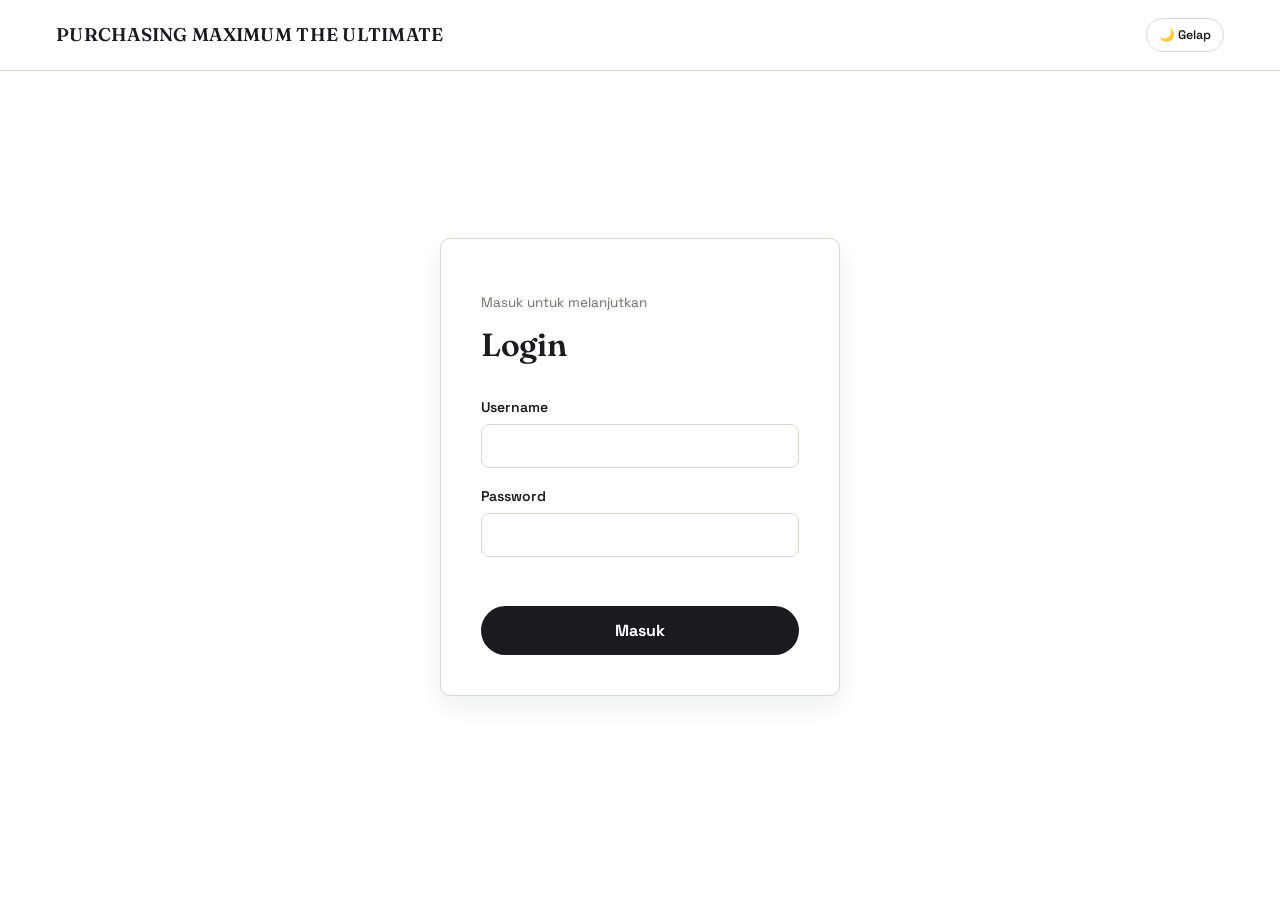
<file: index.html>
<!doctype html>
<html lang="id">
<head>
<script src="js/auth-guard.js"></script>
<meta charset="utf-8" />
<meta name="viewport" content="width=device-width, initial-scale=1" />
<link rel="preconnect" href="https://script.google.com" crossorigin />
<link rel="preconnect" href="https://script.googleusercontent.com" crossorigin />
<link rel="dns-prefetch" href="https://script.google.com" />
<link rel="dns-prefetch" href="https://script.googleusercontent.com" />
<title>MAXIMUM THE ULTIMATE — Laporan Event &amp; Analytics</title>
<link rel="stylesheet" href="css/style.css" />
<link rel="stylesheet" href="css/loader.css" />
</head>
<body>
  <header class="topnav">
    <div class="brand">PURCHASING MAXIMUM THE ULTIMATE</div>
    <div class="topnav-actions"><nav aria-label="Navigasi utama">
      <a href="input.html">Input Report</a>
      <a href="events.html">Daftar Event</a>
      <a href="analytics.html">Analytics</a>
      <a href="vendor.html">Database</a>
    </nav><button type="button" class="theme-toggle" data-theme-toggle>🌙 Gelap</button></div>
  </header>

  <main class="landing-hero">
    <p class="kicker">Pencatatan laporan event &amp; analisis data untuk Event Organizer — MAXIMUM THE ULTIMATE</p>
    <h1>Setiap event menyimpan cerita. <em>Kami membantu Anda membacanya.</em></h1>
    <div class="landing-actions">
      <a class="btn btn-primary" href="input.html">Isi laporan event →</a>
      <a class="btn btn-secondary" href="analytics.html">Lihat analytics</a>
    </div>

    <div class="landing-glance" id="glance-strip" aria-live="polite">
      <div class="glance-item"><div class="num" id="glance-events">–</div><div class="label">Event tercatat</div></div>
      <div class="glance-item"><div class="num" id="glance-vendors">–</div><div class="label">Vendor aktif</div></div>
      <div class="glance-item"><div class="num" id="glance-items">–</div><div class="label">Jenis barang</div></div>
    </div>
  </main>

  <script src="js/loader.js"></script>
  <script src="js/theme.js"></script>
  <script src="js/data.js"></script>
  <script src="js/firebase-data.js"></script>
  <script>
    (async function () {
      MaximumLoader.show("Harap Tunggu");
      try {
        const stats = await loadStats();
        document.getElementById("glance-events").textContent = stats.eventCount;
        document.getElementById("glance-vendors").textContent = stats.vendorCount;
        document.getElementById("glance-items").textContent = stats.itemCount;
      } catch (e) {
        console.error(e);
      } finally {
        MaximumLoader.hide();
      }
    })();
  </script>
</body>
</html>
</file>
<file: css/style.css>
/* =========================================================================
   style.css — shared tokens, reset, typography, and nav.
   Design language: editorial data journalism, not an admin dashboard.
   ========================================================================= */

@import url("https://fonts.googleapis.com/css2?family=Fraunces:ital,opsz,wght@0,9..144,400;0,9..144,500;0,9..144,600;0,9..144,700;1,9..144,500&family=Space+Grotesk:wght@400;500;600;700&display=swap");

:root {
  color-scheme: light;
  --paper: #ffffff;
  --paper-raised: #ffffff;
  --ink: #1b1b1f;
  --muted: #6f6d66;
  --line: #ddd8ce;

  --c-price: #1f8a70;
  --c-vendor-freq: #6b4fa0;
  --c-vendor-spend: #e8552f;
  --c-item: #c9971f;
  --c-itemvendor: #233d63;
  --c-time: #b23a6b;
  --c-payment: #0e7c86;
  --c-attention: #c1352e;

  --font-display: "Fraunces", Georgia, serif;
  --font-sans: "Space Grotesk", "Helvetica Neue", Arial, sans-serif;

  --measure: 640px;
  --radius: 10px;
  --shadow: 0 10px 30px rgba(15, 23, 42, 0.08);
}

:root[data-theme="dark"] {
  color-scheme: dark;
  --paper: #0b0b0d;
  --paper-raised: #151518;
  --ink: #f5f5f5;
  --muted: #a3a3ad;
  --line: #2b2b31;
  --shadow: 0 14px 34px rgba(0,0,0,.35);
}


* { box-sizing: border-box; }

html { scroll-behavior: smooth; }
@media (prefers-reduced-motion: reduce) {
  html { scroll-behavior: auto; }
  * { animation-duration: 0.01ms !important; animation-iteration-count: 1 !important; transition-duration: 0.01ms !important; scroll-behavior: auto !important; }
}

body {
  margin: 0;
  background: var(--paper);
  color: var(--ink);
  font-family: var(--font-sans);
  font-size: 16px;
  line-height: 1.5;
  -webkit-font-smoothing: antialiased;
}

h1, h2, h3 { font-family: var(--font-display); margin: 0; font-weight: 600; letter-spacing: -0.01em; }

a { color: inherit; }

button {
  font-family: var(--font-sans);
  cursor: pointer;
}

:focus-visible {
  outline: 3px solid var(--c-vendor-freq);
  outline-offset: 2px;
}

/* ---------------------------------------------------------------------- */
/* Top navigation                                                          */
/* ---------------------------------------------------------------------- */
.topnav {
  position: sticky;
  top: 0;
  z-index: 40;
  display: flex;
  align-items: center;
  justify-content: space-between;
  padding: 18px clamp(20px, 5vw, 56px);
  background: color-mix(in srgb, var(--paper) 92%, transparent);
  backdrop-filter: blur(6px);
  border-bottom: 1px solid var(--line);
}

.topnav .brand {
  font-family: var(--font-display);
  font-weight: 600;
  font-size: 1.15rem;
}

.topnav .brand span { color: var(--ink); }
.topnav .brand { text-transform: uppercase; letter-spacing: .015em; }
.topnav-actions { display:flex; align-items:center; gap:10px; }
.theme-toggle { border:1px solid var(--line); background:var(--paper-raised); color:var(--ink); border-radius:999px; padding:8px 12px; font-size:.78rem; font-weight:600; cursor:pointer; white-space:nowrap; flex-shrink:0; transition:transform .2s ease, border-color .2s ease, background .2s ease; }
.theme-toggle:hover { transform:translateY(-1px); border-color:var(--ink); }

.topnav nav {
  display: flex;
  gap: 28px;
}

.topnav nav a {
  text-decoration: none;
  font-size: 0.95rem;
  font-weight: 500;
  color: var(--muted);
  white-space: nowrap;
  padding-bottom: 4px;
  border-bottom: 2px solid transparent;
  transition: color 0.2s ease, border-color 0.2s ease;
}

.topnav nav a:hover,
.topnav nav a.active {
  color: var(--ink);
  border-bottom-color: var(--c-vendor-spend);
}

/* ---------------------------------------------------------------------- */
/* Landing page (index.html)                                               */
/* ---------------------------------------------------------------------- */
.landing-hero {
  min-height: calc(100vh - 68px);
  display: flex;
  flex-direction: column;
  justify-content: center;
  padding: 40px clamp(20px, 6vw, 80px) 80px;
}

.landing-hero .kicker {
  font-size: 0.95rem;
  color: var(--muted);
  margin-bottom: 18px;
  max-width: 480px;
}

.landing-hero h1 {
  font-size: clamp(2.6rem, 7vw, 5.2rem);
  line-height: 1.02;
  max-width: 16ch;
}

.landing-hero h1 em {
  font-style: italic;
  color: var(--c-vendor-spend);
}

.landing-actions {
  display: flex;
  gap: 16px;
  margin-top: 44px;
  flex-wrap: wrap;
}

.btn {
  display: inline-flex;
  align-items: center;
  gap: 10px;
  padding: 14px 26px;
  border-radius: 999px;
  font-weight: 600;
  font-size: 1rem;
  text-decoration: none;
  border: 1.5px solid var(--ink);
  transition: transform 0.15s ease, background 0.15s ease, color 0.15s ease;
}

.btn-primary { background: var(--ink); color: var(--paper); }
.btn-primary:hover { transform: translateY(-2px); background: var(--c-vendor-spend); border-color: var(--c-vendor-spend); }

.btn-secondary { background: transparent; color: var(--ink); }
.btn-secondary:hover { transform: translateY(-2px); background: var(--paper-raised); }

.landing-glance {
  display: grid;
  grid-template-columns: repeat(auto-fit, minmax(150px, 1fr));
  gap: 28px;
  margin-top: 64px;
  max-width: 760px;
}

.glance-item .num {
  font-family: var(--font-display);
  font-size: clamp(2rem, 4vw, 2.8rem);
  color: var(--c-itemvendor);
}

.glance-item .label {
  font-size: 0.85rem;
  color: var(--muted);
  margin-top: 4px;
}


/* Responsive safety */
img, svg, canvas, iframe { max-width: 100%; }
.chart-wrap, .item-block, .field, .story-section, .section-text { min-width: 0; }
/* Kata hanya dipatahkan kalau satu kata benar-benar tidak muat di baris
   (mis. URL panjang). Sebelumnya "anywhere" membuat menu & tombol yang
   sempit terpecah huruf per huruf di layar HP. */
* { overflow-wrap: break-word; }
.topnav nav a, .theme-toggle, .btn, button { overflow-wrap: normal; word-break: normal; }


/* ---------------------------------------------------------------------- */
/* Navigasi di layar kecil: 2 baris rapi (nama di atas, menu di bawah)     */
/* ---------------------------------------------------------------------- */
@media (max-width: 760px) {
  .topnav {
    flex-wrap: wrap;
    gap: 10px 12px;
    padding: 12px clamp(16px, 5vw, 28px) 0;
  }
  .topnav .brand {
    flex: 1 1 0;                  /* boleh 2 baris, supaya tombol tema tetap sebaris di kanan */
    min-width: 0;
    text-wrap: balance;
    font-size: clamp(0.92rem, 4.2vw, 1.05rem);
    line-height: 1.25;
    padding-bottom: 2px;
  }
  .topnav-actions {
    display: contents;            /* toggle naik ke baris pertama, menu ke baris kedua */
  }
  .topnav-actions .theme-toggle {
    order: 2;
    align-self: center;
    margin-left: auto;
  }
  .topnav-actions nav {
    order: 3;
    flex: 1 1 100%;
    gap: 18px;
    overflow-x: auto;
    scrollbar-width: none;
    -webkit-overflow-scrolling: touch;
    margin: 0 calc(-1 * clamp(16px, 5vw, 28px));
    padding: 0 clamp(16px, 5vw, 28px);
  }
  .topnav-actions nav::-webkit-scrollbar { display: none; }
  .topnav nav a {
    padding: 8px 0 10px;
    font-size: 0.92rem;
  }
  .topnav:not(:has(nav)) { padding-bottom: 12px; }   /* halaman login: tanpa baris menu */
}
</file>
<file: css/loader.css>
/* =========================================================================
   loader.css — loader "grid fill" MAXIMUM THE ULTIMATE.
   Satu tampilan loading untuk semua halaman: login, index, input,
   analytics, dan vendor. Warna mengikuti tema (var --ink / --paper di
   style.css) sehingga otomatis benar di mode gelap maupun terang.
   ========================================================================= */

.mx-loader {
  --mx-duration: 1.8s;
  display: flex;
  flex-direction: column;
  align-items: center;
  gap: 15px;
}

.mx-loader .mx-logo {
  width: 160px;
  height: 160px;
}

.mx-loader .mx-circle { fill: var(--ink); }

.mx-loader .mx-sq {
  fill: var(--paper);
  opacity: 0;
  transform-box: fill-box;
  transform-origin: center;
  transform: scale(0.4);
  animation: mx-pop var(--mx-duration) ease forwards infinite;
}

.mx-loader .mx-sq:nth-of-type(1) { animation-delay: 0s; }
.mx-loader .mx-sq:nth-of-type(2) { animation-delay: 0.13s; }
.mx-loader .mx-sq:nth-of-type(3) { animation-delay: 0.26s; }
.mx-loader .mx-sq:nth-of-type(4) { animation-delay: 0.39s; }
.mx-loader .mx-sq:nth-of-type(5) { animation-delay: 0.52s; }
.mx-loader .mx-sq:nth-of-type(6) { animation-delay: 0.65s; }
.mx-loader .mx-sq:nth-of-type(7) { animation-delay: 0.78s; }
.mx-loader .mx-sq:nth-of-type(8) { animation-delay: 0.91s; }
.mx-loader .mx-sq:nth-of-type(9) { animation-delay: 1.04s; }

@keyframes mx-pop {
  0%   { opacity: 0; transform: scale(0.4); }
  12%  { opacity: 1; transform: scale(1.08); }
  20%  { opacity: 1; transform: scale(1); }
  75%  { opacity: 1; transform: scale(1); }
  88%  { opacity: 0; transform: scale(0.4); }
  100% { opacity: 0; transform: scale(0.4); }
}

.mx-loader .mx-label {
  font-family: var(--font-sans, sans-serif);
  font-size: 24px;
  font-weight: 800;
  letter-spacing: 0.04em;
  color: var(--ink);
  text-align: center;
  text-transform: uppercase;
}

/* Loader kecil untuk dipakai di dalam tombol / area sempit ----------------- */
.mx-loader.mx-sm .mx-logo { width: 72px; height: 72px; }
.mx-loader.mx-sm .mx-label { font-size: 14px; }

/* Overlay layar penuh ------------------------------------------------------ */
.mx-overlay {
  position: fixed;
  inset: 0;
  z-index: 9999;
  display: flex;
  align-items: center;
  justify-content: center;
  background: var(--paper);
  opacity: 1;
  transition: opacity 0.25s ease;
}
.mx-overlay.mx-hiding { opacity: 0; pointer-events: none; }

/* Loader inline (mengisi area konten, bukan menutup layar) ------------------ */
.mx-inline {
  display: flex;
  flex-direction: column;
  align-items: center;
  justify-content: center;
  width: 100%;
  min-height: 55vh;
  gap: 15px;
}

/* pastikan atribut hidden tetap menang atas display:flex di atas */
.mx-inline[hidden], .mx-loader[hidden] { display: none !important; }

@media (prefers-reduced-motion: reduce) {
  .mx-loader .mx-sq { animation: none; opacity: 1; transform: scale(1); }
}
</file>
<file: css/events.css>
/* =========================================================================
   events.css — "Daftar Event" page: browse & edit existing reports.
   Reuses the same design tokens as input.css/style.css so it doesn't read
   as a bolted-on admin screen.
   ========================================================================= */

.events-page {
  max-width: 860px;
  margin: 0 auto;
  padding: 48px clamp(20px, 5vw, 0px) 120px;
}

.events-page .page-heading {
  margin-bottom: 32px;
}

.events-page .page-heading .eyebrow {
  color: var(--c-vendor-spend);
  font-weight: 600;
  font-size: 0.85rem;
  margin-bottom: 8px;
}

.events-page .page-heading h1 {
  font-size: clamp(1.8rem, 4vw, 2.4rem);
  line-height: 1.2;
}

.events-page .page-heading p {
  color: var(--muted);
  margin-top: 10px;
  max-width: 62ch;
}

.events-toolbar {
  display: flex;
  align-items: center;
  justify-content: space-between;
  gap: 16px;
  margin-bottom: 24px;
  flex-wrap: wrap;
}

#events-search {
  flex: 1;
  min-width: 220px;
  font-family: var(--font-sans);
  font-size: 0.95rem;
  padding: 11px 14px;
  border: 1.5px solid var(--line);
  border-radius: 999px;
  background: var(--paper-raised);
  color: var(--ink);
}
#events-search:focus {
  border-color: var(--c-itemvendor);
  box-shadow: 0 0 0 3px rgba(35, 61, 99, 0.12);
  outline: none;
}

.events-count {
  font-size: 0.85rem;
  color: var(--muted);
  white-space: nowrap;
}

.events-sort {
  display: inline-flex;
  align-items: center;
  gap: 8px;
  font-size: 0.85rem;
  color: var(--muted);
  white-space: nowrap;
}

#events-sort {
  font-family: var(--font-sans);
  font-size: 0.9rem;
  padding: 10px 14px;
  border: 1.5px solid var(--line);
  border-radius: 999px;
  background: var(--paper-raised);
  color: var(--ink);
  max-width: 100%;
  cursor: pointer;
}
#events-sort:focus {
  border-color: var(--c-itemvendor);
  box-shadow: 0 0 0 3px rgba(35, 61, 99, 0.12);
  outline: none;
}

.events-error {
  color: var(--c-vendor-spend);
  font-size: 0.9rem;
}

.events-empty {
  color: var(--muted);
  font-style: italic;
  padding: 24px 0;
}

.events-list {
  display: flex;
  flex-direction: column;
  gap: 14px;
}

.event-row {
  display: flex;
  align-items: center;
  justify-content: space-between;
  gap: 16px;
  border: 1.5px solid var(--line);
  border-radius: var(--radius);
  padding: 18px 20px;
  background: var(--paper-raised);
  transition: border-color 0.15s ease, transform 0.15s ease;
}
.event-row:hover { border-color: var(--c-itemvendor); }

.event-row-main { min-width: 0; }

.event-row-title {
  font-family: var(--font-display);
  font-size: 1.15rem;
  font-weight: 600;
  margin: 0 0 4px;
}

.event-row-meta {
  color: var(--muted);
  font-size: 0.88rem;
  margin-bottom: 6px;
}
.event-row-meta .dot { margin: 0 6px; }
.event-row-price { white-space: nowrap; }   /* "Rp 51.500.000" tidak boleh terpotong jadi 2 baris */

.event-row-sub {
  display: flex;
  flex-wrap: wrap;
  gap: 4px 16px;
  font-size: 0.8rem;
  color: var(--muted);
}
.event-row-sub strong { color: var(--ink); font-weight: 600; }

.event-row-actions { flex-shrink: 0; }

.btn-edit-event {
  display: inline-flex;
  align-items: center;
  gap: 6px;
  padding: 10px 22px;
  border-radius: 999px;
  border: 1.5px solid var(--ink);
  font-weight: 600;
  font-size: 0.9rem;
  text-decoration: none;
  color: var(--ink);
  transition: transform 0.15s ease, background 0.15s ease, color 0.15s ease;
}
.btn-edit-event:hover {
  background: var(--ink);
  color: var(--paper);
  transform: translateY(-1px);
}

@media (max-width: 640px) {
  .events-page { padding-top: 32px; padding-bottom: 80px; }

  /* Toolbar: kolom pencarian penuh, di bawahnya urutan + jumlah event */
  .events-toolbar { gap: 12px; }
  #events-search { flex: 1 1 100%; min-width: 0; }
  .events-sort { flex: 1 1 auto; min-width: 0; }
  #events-sort { flex: 1 1 auto; min-width: 0; text-overflow: ellipsis; }
  .events-sort-label { display: none; }   /* aria-label sudah menjelaskan fungsi dropdown */

  .event-row { flex-direction: column; align-items: stretch; padding: 16px; }
  .event-row-actions { display: flex; }
  .btn-edit-event { width: 100%; justify-content: center; padding: 11px 22px; }

  /* Client · Kota · Harga: tiap bagian satu baris sendiri, tanpa titik yang terdampar */
  .event-row-meta { display: flex; flex-direction: column; gap: 2px; }
  .event-row-meta .dot { display: none; }

  .event-row-sub { flex-direction: column; gap: 2px; }
}
</file>
<file: css/input.css>
/* =========================================================================
   input.css — the report form. Kept simple and legible: this page's job
   is to be filled in quickly and correctly, not to be a visual moment.
   ========================================================================= */

.input-page {
  max-width: 760px;
  margin: 0 auto;
  padding: 48px clamp(20px, 5vw, 0px) 120px;
}

.input-page .page-heading {
  margin-bottom: 40px;
}

.input-page .page-heading .eyebrow {
  color: var(--c-vendor-spend);
  font-weight: 600;
  font-size: 0.85rem;
  margin-bottom: 8px;
}

.input-page .page-heading h1 {
  font-size: clamp(1.8rem, 4vw, 2.4rem);
}

.input-page .page-heading p {
  color: var(--muted);
  margin-top: 10px;
  max-width: 52ch;
}

.input-page .page-heading .back-to-list {
  display: inline-block;
  margin-top: 14px;
  font-size: 0.85rem;
  font-weight: 600;
  color: var(--c-itemvendor);
  text-decoration: none;
}
.input-page .page-heading .back-to-list:hover { text-decoration: underline; }

.edit-mode-note {
  font-size: 0.85rem;
  color: var(--muted);
  font-style: italic;
}

fieldset.form-section {
  border: none;
  padding: 0;
  margin: 0 0 40px;
}

fieldset.form-section legend {
  font-family: var(--font-display);
  font-size: 1.3rem;
  font-weight: 600;
  padding: 0 0 16px;
  width: 100%;
  border-bottom: 1px solid var(--line);
  margin-bottom: 20px;
}

.field-grid {
  display: grid;
  grid-template-columns: repeat(2, 1fr);
  gap: 16px;
}

.field-grid .span-2 { grid-column: 1 / -1; }

.field {
  display: flex;
  flex-direction: column;
  gap: 4px;
}

.field label {
  font-size: 0.88rem;
  font-weight: 600;
}

.field .hint {
  font-size: 0.78rem;
  color: var(--muted);
}

.field input,
.field select,
.field textarea {
  font-family: var(--font-sans);
  font-size: 0.98rem;
  padding: 11px 13px;
  border: 1.5px solid var(--line);
  border-radius: 8px;
  background: var(--paper-raised);
  color: var(--ink);
  transition: border-color 0.15s ease, box-shadow 0.15s ease;
}

/* Native <select> gets the same downward-triangle affordance as the
   custom combobox toggle (js/combobox.js) so every "click to see a list"
   field in the form reads as the same control, instead of the combobox's
   custom ▾ button next to the browser's own (different-looking) arrow. */
.field select {
  appearance: none;
  -webkit-appearance: none;
  -moz-appearance: none;
  padding-right: 34px;
  background-repeat: no-repeat;
  background-position: right 12px center;
  background-size: 11px;
  background-image: url("data:image/svg+xml;utf8,<svg xmlns='http://www.w3.org/2000/svg' viewBox='0 0 12 8'><path d='M1 1.5 6 6.5 11 1.5' fill='none' stroke='%236f6d66' stroke-width='1.6' stroke-linecap='round' stroke-linejoin='round'/></svg>");
  cursor: pointer;
}
:root[data-theme="dark"] .field select {
  background-image: url("data:image/svg+xml;utf8,<svg xmlns='http://www.w3.org/2000/svg' viewBox='0 0 12 8'><path d='M1 1.5 6 6.5 11 1.5' fill='none' stroke='%23a3a3ad' stroke-width='1.6' stroke-linecap='round' stroke-linejoin='round'/></svg>");
}

.field input:focus,
.field select:focus,
.field textarea:focus {
  border-color: var(--c-itemvendor);
  box-shadow: 0 0 0 3px rgba(35, 61, 99, 0.12);
  outline: none;
}

.field.has-error input,
.field.has-error select,
.field.has-error textarea { border-color: var(--c-vendor-spend); }

.field input[readonly] {
  background: var(--paper);
  color: var(--muted);
  cursor: not-allowed;
}

.field .error-msg {
  font-size: 0.8rem;
  color: var(--c-vendor-spend);
  min-height: 1.1em;
}

/* Rental items ----------------------------------------------------------- */
.items-header {
  display: flex;
  align-items: baseline;
  justify-content: space-between;
  margin-bottom: 18px;
}

.items-count {
  font-family: var(--font-display);
  font-size: 1.05rem;
}

.items-count strong { color: var(--c-item); }

.item-block {
  border: 1.5px solid var(--line);
  border-radius: var(--radius);
  padding: 18px;
  margin-bottom: 16px;
  background: var(--paper-raised);
  position: relative;
}

.item-block .item-block-header {
  display: flex;
  justify-content: space-between;
  align-items: center;
  margin-bottom: 14px;
}

.item-block .item-block-title {
  font-weight: 600;
  font-size: 0.95rem;
  color: var(--c-itemvendor);
}

.btn-remove-item {
  background: none;
  border: 1.5px solid var(--c-vendor-spend);
  color: var(--c-vendor-spend);
  border-radius: 999px;
  padding: 6px 14px;
  font-size: 0.8rem;
  font-weight: 600;
}
.btn-remove-item:hover { background: var(--c-vendor-spend); color: #fff; }

.btn-add-item {
  background: none;
  border: 2px dashed var(--muted);
  color: var(--ink);
  border-radius: 10px;
  padding: 16px;
  width: 100%;
  font-weight: 600;
  font-size: 0.95rem;
  transition: border-color 0.15s ease, background 0.15s ease;
}
.btn-add-item:hover { border-color: var(--c-item); background: rgba(201, 151, 31, 0.08); }

.no-items-msg {
  color: var(--muted);
  font-size: 0.9rem;
  padding: 16px 0;
  font-style: italic;
}

/* Submit ------------------------------------------------------------------ */
.submit-row {
  display: flex;
  align-items: center;
  gap: 18px;
  margin-top: 8px;
}

#submit-report {
  padding: 16px 34px;
  border-radius: 999px;
  background: var(--ink);
  color: var(--paper);
  border: none;
  font-weight: 700;
  font-size: 1rem;
  transition: transform 0.15s ease, background 0.15s ease;
}
#submit-report:hover { transform: translateY(-2px); background: var(--c-vendor-spend); }
#submit-report:disabled { opacity: 0.5; cursor: progress; transform: none; }

.form-level-error {
  color: var(--c-vendor-spend);
  font-size: 0.9rem;
}

/* Success toast ------------------------------------------------------------ */
.success-toast {
  position: fixed;
  right: 24px;
  bottom: 24px;
  background: var(--ink);
  color: var(--paper);
  padding: 20px 26px;
  border-radius: var(--radius);
  max-width: 320px;
  transform: translateY(140%);
  transition: transform 0.4s cubic-bezier(0.16, 1, 0.3, 1);
  z-index: 60;
  box-shadow: 0 12px 30px rgba(0, 0, 0, 0.22);
}
.success-toast.visible { transform: translateY(0); }
.success-toast .check {
  display: inline-flex;
  align-items: center;
  justify-content: center;
  width: 26px; height: 26px;
  border-radius: 50%;
  background: var(--c-price);
  margin-right: 10px;
  font-size: 0.85rem;
}
.success-toast strong { font-family: var(--font-display); font-size: 1.05rem; }
.success-toast p { margin: 6px 0 0; font-size: 0.85rem; opacity: 0.85; }

@media (max-width: 640px) {
  .field-grid { grid-template-columns: 1fr; }
  .submit-row { flex-direction: column; align-items: stretch; }
  #submit-report { width: 100%; }
}

/* Searchable combobox (Item ID / Vendor dropdown-search) ------------------- */
.combo-wrapper {
  position: relative;
  display: flex;
}
.combo-wrapper .combo-input {
  flex: 1;
  padding-right: 34px !important;
}
.combo-toggle {
  position: absolute;
  right: 4px;
  top: 50%;
  transform: translateY(-50%);
  width: 28px;
  height: 28px;
  border: none;
  background-color: transparent;
  background-repeat: no-repeat;
  background-position: center;
  background-size: 11px;
  background-image: url("data:image/svg+xml;utf8,<svg xmlns='http://www.w3.org/2000/svg' viewBox='0 0 12 8'><path d='M1 1.5 6 6.5 11 1.5' fill='none' stroke='%236f6d66' stroke-width='1.6' stroke-linecap='round' stroke-linejoin='round'/></svg>");
  cursor: pointer;
  border-radius: 6px;
}
:root[data-theme="dark"] .combo-toggle {
  background-image: url("data:image/svg+xml;utf8,<svg xmlns='http://www.w3.org/2000/svg' viewBox='0 0 12 8'><path d='M1 1.5 6 6.5 11 1.5' fill='none' stroke='%23a3a3ad' stroke-width='1.6' stroke-linecap='round' stroke-linejoin='round'/></svg>");
}
.combo-toggle:hover { background-color: rgba(0, 0, 0, 0.05); }
.combo-list {
  position: absolute;
  top: calc(100% + 4px);
  left: 0;
  right: 0;
  z-index: 40;
  max-height: 220px;
  overflow-y: auto;
  margin: 0;
  padding: 4px;
  list-style: none;
  background: var(--paper-raised);
  border: 1.5px solid var(--line);
  border-radius: 8px;
  box-shadow: 0 10px 24px rgba(0, 0, 0, 0.12);
}
.combo-option {
  padding: 8px 10px;
  border-radius: 6px;
  font-size: 0.92rem;
  color: var(--ink);
  cursor: pointer;
  white-space: nowrap;
  overflow: hidden;
  text-overflow: ellipsis;
}
.combo-option:hover,
.combo-option.active {
  background: var(--c-itemvendor);
  color: var(--paper);
}
.combo-option.combo-empty {
  color: var(--muted);
  white-space: normal;
  cursor: default;
}
.combo-option.combo-empty:hover { background: transparent; color: var(--muted); }

.field textarea { resize:vertical; min-height:84px; line-height:1.45; }
.optional { font-weight:400; color:var(--muted); }

/* Pratinjau sebelum submit -------------------------------------------------- */
.report-preview .preview-section { margin: 0 0 36px; }
.report-preview .preview-section h2 {
  font-size: 1.3rem;
  padding: 0 0 14px;
  border-bottom: 1px solid var(--line);
  margin-bottom: 8px;
}
.preview-list { margin: 0; }
.preview-row {
  display: grid;
  grid-template-columns: minmax(150px, 34%) 1fr;
  gap: 4px 16px;
  padding: 9px 0;
  border-bottom: 1px dashed var(--line);
}
.preview-row dt { font-size: 0.85rem; font-weight: 600; color: var(--muted); }
.preview-row dd { margin: 0; font-size: 0.98rem; overflow-wrap: anywhere; white-space: pre-wrap; }
.preview-item {
  border: 1.5px solid var(--line);
  border-radius: var(--radius);
  padding: 14px 18px 6px;
  margin-bottom: 16px;
  background: var(--paper-raised);
}
.preview-item-title { font-weight: 600; font-size: 0.95rem; color: var(--c-itemvendor); }
.preview-total {
  display: flex;
  justify-content: space-between;
  align-items: baseline;
  padding: 16px 0;
  margin-bottom: 24px;
  border-top: 2px solid var(--ink);
  font-family: var(--font-display);
  font-size: 1.15rem;
}
.preview-total strong { color: var(--c-price); font-size: 1.3rem; }

#preview-submit {
  padding: 16px 34px;
  border-radius: 999px;
  background: var(--ink);
  color: var(--paper);
  border: none;
  font-weight: 700;
  font-size: 1rem;
  transition: transform 0.15s ease, background 0.15s ease;
}
#preview-submit:hover { transform: translateY(-2px); background: var(--c-vendor-spend); }
#preview-edit {
  padding: 14px 28px;
  border-radius: 999px;
  background: none;
  color: var(--ink);
  border: 1.5px solid var(--ink);
  font-weight: 700;
  font-size: 1rem;
}
#preview-edit:hover { background: var(--ink); color: var(--paper); }
#preview-submit:disabled, #preview-edit:disabled { opacity: 0.5; cursor: progress; transform: none; }

@media (max-width: 640px) {
  .preview-row { grid-template-columns: 1fr; }
  #preview-submit, #preview-edit { width: 100%; }
}

/* Tabel barang (form + pratinjau) ------------------------------------------ */
/* <fieldset> bawaan browser tidak mau menyempit di bawah lebar isinya; ini
   mencegah tabel lebar "mendorong" halaman keluar dari kolom form. */
fieldset.form-section { min-width: 0; }

.sr-only {
  position: absolute; width: 1px; height: 1px; padding: 0; margin: -1px;
  overflow: hidden; clip: rect(0, 0, 0, 0); white-space: nowrap; border: 0;
}

.items-hint {
  margin: 0 0 14px;
  font-size: 0.82rem;
  color: var(--muted);
  max-width: 70ch;
}

/* Kontainer tabel dilebarkan melewati kolom form (760px) supaya kolomnya
   muat, tetap rata tengah, dan bisa di-scroll ke samping bila layar sempit. */
.items-table-wrap {
  --tbl-w: min(1320px, calc(100vw - 40px));
  width: var(--tbl-w);
  margin-left: calc(50% - var(--tbl-w) / 2);
  max-height: 70vh;
  overflow: auto;
  border: 1.5px solid var(--line);
  border-radius: var(--radius);
  background: var(--paper-raised);
  margin-bottom: 16px;
}
.preview-items .items-table-wrap { max-height: none; }

.items-table {
  width: 100%;
  min-width: 1309px;
  table-layout: fixed;
  border-collapse: separate;
  border-spacing: 0;
  font-size: 0.9rem;
}
.items-table th,
.items-table td {
  border-right: 1px solid var(--line);
  border-bottom: 1px solid var(--line);
  text-align: left;
  vertical-align: top;
}
.items-table th:last-child,
.items-table td:last-child { border-right: none; }
.items-table tbody tr:last-child td { border-bottom: none; }

.items-table thead th {
  position: sticky;
  top: 0;
  z-index: 3;
  padding: 10px 10px;
  font-size: 0.82rem;
  font-weight: 700;
  background: color-mix(in srgb, var(--ink) 7%, var(--paper-raised));
  border-bottom: 1.5px solid var(--line);
}
.items-table thead .optional { font-weight: 400; }

.items-table th.col-no,   .items-table td.col-no   { width: 44px; text-align: center; }
.items-table th.col-name, .items-table td.col-name { width: 200px; }
.items-table th.col-cat,  .items-table td.col-cat  { width: 135px; }
.items-table th.col-vendor, .items-table td.col-vendor { width: 160px; }
.items-table th.col-status, .items-table td.col-status { width: 110px; }
.items-table th.col-price, .items-table td.col-price { width: 130px; }
.items-table th.col-dp,   .items-table td.col-dp   { width: 130px; }
.items-table th.col-sisa, .items-table td.col-sisa { width: 120px; }
.items-table th.col-desc, .items-table td.col-desc { width: 190px; }
.items-table th.col-act,  .items-table td.col-act  { width: 70px; text-align: center; }

.items-table tbody td {
  padding: 4px;
  background: var(--paper-raised);
}
.items-table tbody tr:hover td {
  background: color-mix(in srgb, var(--c-item) 7%, var(--paper-raised));
}

/* Dua kolom pertama (No, Nama Barang) tetap terlihat saat tabel di-scroll ke samping. */
.items-table .col-no,
.items-table .col-name { position: sticky; z-index: 2; }
.items-table .col-no   { left: 0; }
.items-table .col-name { left: 44px; }
.items-table thead th.col-no,
.items-table thead th.col-name { z-index: 5; }
/* Sel yang sedang dipakai (dropdown terbuka) harus di atas baris di bawahnya. */
.items-table td:focus-within { z-index: 30; }

.items-table td.col-no {
  padding-top: 14px;
  font-weight: 600;
  color: var(--c-itemvendor);
}

/* Input di dalam sel: tanpa bingkai sampai di-hover / fokus, seperti sel spreadsheet. */
.items-table .field { gap: 2px; }
.items-table .field input,
.items-table .field select,
.items-table .field textarea {
  width: 100%;
  min-width: 0;
  padding: 8px 9px;
  font-size: 0.9rem;
  border: 1.5px solid transparent;
  border-radius: 6px;
  background-color: transparent;
}
.items-table .field select { padding-right: 26px; background-position: right 8px center; }
.items-table .field input:hover,
.items-table .field select:hover,
.items-table .field textarea:hover { border-color: var(--line); }
.items-table .field input:focus,
.items-table .field select:focus,
.items-table .field textarea:focus {
  border-color: var(--c-itemvendor);
  background-color: var(--paper-raised);
  box-shadow: 0 0 0 3px rgba(35, 61, 99, 0.12);
}
.items-table .field.has-error input,
.items-table .field.has-error select,
.items-table .field.has-error textarea {
  border-color: var(--c-vendor-spend);
  background-color: color-mix(in srgb, var(--c-vendor-spend) 8%, transparent);
}
.items-table .field input:disabled {
  background-color: color-mix(in srgb, var(--ink) 5%, transparent);
  color: var(--muted);
  -webkit-text-fill-color: var(--muted);
  opacity: 1;
  cursor: not-allowed;
}
.items-table .field textarea { min-height: 52px; resize: vertical; line-height: 1.35; }
.items-table .field input[data-name="totalPrice"],
.items-table .field input[data-name="nominalDP"] { text-align: right; }
.items-table .field .error-msg { font-size: 0.72rem; min-height: 0; line-height: 1.25; padding: 0 4px; }
.items-table .field .hint { font-size: 0.72rem; padding: 0 4px; text-align: right; }
.items-table .field .hint:empty { display: none; }
.items-table .combo-wrapper .combo-input { padding-right: 30px !important; }
.items-table .combo-toggle { right: 2px; }
.items-table .combo-list { position: fixed; z-index: 35; }

.items-table td.col-act { padding-top: 9px; }
.items-table .btn-remove-item { padding: 5px 10px; font-size: 0.78rem; }

/* Reset gaya kartu lama (.item-block) yang kini dipakai pada baris tabel. */
.items-table tr.item-block {
  border: 0; border-radius: 0; padding: 0; margin: 0; background: transparent; position: static;
}

/* Tabel pratinjau: sel berisi teks biasa. */
.preview-table tbody td,
.preview-table tfoot td {
  padding: 9px 10px;
  font-size: 0.9rem;
  overflow-wrap: anywhere;
  white-space: pre-wrap;
}
.preview-table td.num,
.preview-table th.col-price,
.preview-table th.col-dp,
.preview-table th.col-sisa { text-align: right; }
.preview-table td.col-no { padding-top: 9px; }
.preview-table tfoot td {
  font-weight: 700;
  background: color-mix(in srgb, var(--ink) 7%, var(--paper-raised));
  border-top: 1.5px solid var(--line);
  border-bottom: none;
}
.preview-table tfoot td.num { color: var(--c-price); }

/* Layar sempit: tabel kembali menjadi kartu per barang agar nyaman di HP. */
@media (max-width: 900px) {
  .items-table-wrap {
    width: auto; margin-left: 0; max-height: none; overflow: visible;
    border: none; border-radius: 0; background: transparent;
  }
  .items-table { min-width: 0; display: block; table-layout: auto; }
  .items-table thead { display: none; }
  .items-table tbody, .items-table tfoot, .items-table tr { display: block; }
  .items-table th, .items-table td { width: auto !important; }
  .items-table td {
    display: block;
    position: static !important;
    border: none;
    box-shadow: none !important;
    padding: 6px 0;
    text-align: left;
    background: transparent !important;
  }
  .items-table td::before {
    content: attr(data-label);
    display: block;
    font-size: 0.85rem;
    font-weight: 600;
    margin-bottom: 4px;
  }
  .items-table td[data-label=""]::before { display: none; }
  .items-table tbody tr {
    position: relative;
    border: 1.5px solid var(--line);
    border-radius: var(--radius);
    padding: 14px 16px;
    margin-bottom: 16px;
    background: var(--paper-raised);
  }
  .items-table tbody tr.item-block { border: 1.5px solid var(--line); border-radius: var(--radius); padding: 14px 16px; margin: 0 0 16px; background: var(--paper-raised); position: relative; }
  .items-table .field input,
  .items-table .field select,
  .items-table .field textarea { border-color: var(--line); background-color: var(--paper-raised); padding: 11px 13px; font-size: 0.98rem; }
  .items-table .field select { padding-right: 34px; background-position: right 12px center; }
  .items-table .field input:disabled { background-color: color-mix(in srgb, var(--ink) 5%, var(--paper-raised)); }
  .items-table .field input[data-name="totalPrice"],
  .items-table .field input[data-name="nominalDP"] { text-align: left; }
  .items-table .field .hint { text-align: left; padding: 0; }
  .items-table td.col-no { display: flex; gap: 4px; padding: 0 0 8px; font-size: 0.95rem; }
  .items-table td.col-no::before { content: "BARANG #"; margin: 0; font-size: 0.95rem; }
  .items-table td.col-act { position: absolute !important; top: 10px; right: 12px; padding: 0; }
  .items-table td.col-act::before { display: none; }

  .items-table.preview-table td {
    display: grid;
    grid-template-columns: minmax(110px, 38%) 1fr;
    gap: 8px;
    padding: 7px 0;
    border-bottom: 1px dashed var(--line);
    text-align: left;
  }
  .items-table.preview-table td::before { margin: 0; }
  .items-table.preview-table td[data-label=""] { grid-template-columns: 1fr; }
  .items-table.preview-table td.col-no { display: flex; border-bottom: none; }
  .items-table.preview-table tfoot tr { padding: 4px 0; }
  .preview-table tfoot td { border-top: none; background: transparent !important; }
}

/* Kontras nomor baris pada dark mode. */
:root[data-theme="dark"] .items-table td.col-no { color: var(--ink); }
/* Ghost-text autocomplete (Nama Barang) ------------------------------------ */
.ghost-wrapper { position: relative; display: flex; }
.ghost-wrapper .ghost-input { flex: 1; min-width: 0; }
.ghost-overlay {
  position: absolute;
  inset: 0;
  overflow: hidden;
  white-space: pre;
  pointer-events: none;
  z-index: 1;
}
.ghost-overlay .ghost-inner { display: inline-block; will-change: transform; }
.ghost-overlay .ghost-typed { color: transparent; }
.ghost-overlay .ghost-rest {
  color: var(--muted, #8a8880);
  opacity: 0.75;
  pointer-events: auto;   /* ketuk saran untuk menerima (HP tidak punya Tab) */
  cursor: pointer;
}
.ghost-new-badge {
  display: none;
  margin: 2px 4px 0;
  font-size: 0.7rem;
  color: var(--muted, #8a8880);
}
.ghost-new-badge.show { display: block; }
</file>
<file: css/login.css>
/* =========================================================================
   login.css — halaman login. Memakai token warna/font dari style.css
   (var(--paper), var(--ink), var(--c-*), dsb) supaya temanya menyatu
   dengan halaman lain, termasuk mode terang/gelap.
   ========================================================================= */

.login-wrap {
  min-height: calc(100vh - 68px);
  display: flex;
  align-items: center;
  justify-content: center;
  padding: 40px clamp(20px, 6vw, 80px) 80px;
}

.login-card {
  width: 100%;
  max-width: 400px;
  background: var(--paper-raised);
  border: 1.5px solid var(--line);
  border-radius: var(--radius);
  box-shadow: var(--shadow);
  padding: 40px clamp(24px, 5vw, 40px);
}

.login-card .kicker {
  font-size: 0.85rem;
  color: var(--muted);
  margin-bottom: 8px;
}

.login-card h1 {
  font-size: clamp(1.6rem, 4vw, 2rem);
  margin-bottom: 28px;
}

.login-card .field {
  display: flex;
  flex-direction: column;
  gap: 6px;
  margin-bottom: 18px;
}

.login-card .field label {
  font-size: 0.88rem;
  font-weight: 600;
}

.login-card .field input {
  font-family: var(--font-sans);
  font-size: 0.98rem;
  padding: 11px 13px;
  border: 1.5px solid var(--line);
  border-radius: 8px;
  background: var(--paper);
  color: var(--ink);
  transition: border-color 0.15s ease, box-shadow 0.15s ease;
}

.login-card .field input:focus {
  border-color: var(--c-itemvendor);
  box-shadow: 0 0 0 3px rgba(35, 61, 99, 0.12);
  outline: none;
}

.login-error {
  min-height: 1.2em;
  font-size: 0.85rem;
  color: var(--c-vendor-spend);
  margin-bottom: 14px;
}

#login-submit {
  width: 100%;
  padding: 14px 26px;
  border-radius: 999px;
  background: var(--ink);
  color: var(--paper);
  border: none;
  font-weight: 700;
  font-size: 1rem;
  transition: transform 0.15s ease, background 0.15s ease;
}
#login-submit:hover { transform: translateY(-2px); background: var(--c-vendor-spend); }
#login-submit:disabled { opacity: 0.5; cursor: progress; transform: none; }

@media (max-width: 480px) {
  .login-card { padding: 32px 22px; }
}
</file>
<file: css/vendor.css>
/* =========================================================================
   vendor.css — Pusat Database & Harga.
   Semua selector di-scope ke .vendor-page dan semua CSS variable diberi
   prefix --v-* supaya tidak bentrok dengan style.css (topnav, tombol, dsb).

   Warna & font di bawah ini adalah ALIAS ke token bersama di style.css
   (--paper/--ink/--muted/--line/--font-*, dan warna aksen --c-*) supaya
   halaman ini ikut tema umum situs (termasuk otomatis ikut light/dark)
   alih-alih memakai palet & font sendiri. Layout/format (padding, gap,
   ukuran, grid) di bawahnya sengaja TIDAK diubah.
   ========================================================================= */

:root{
  --v-radius:10px;
  --v-bg: var(--paper);
  --v-panel: var(--paper-raised);
  --v-panel-2: color-mix(in srgb, var(--paper-raised) 88%, var(--ink) 8%);
  --v-line: var(--line);
  --v-text: var(--ink);
  --v-muted: var(--muted);
  --v-muted-2: color-mix(in srgb, var(--muted) 20%, transparent);
  --v-teal: var(--c-payment);
  --v-amber: var(--c-item);
  --v-red: var(--c-attention);
  --v-blue: var(--c-itemvendor);
  --v-teal-ink: var(--paper);
  --v-shadow: var(--shadow);
}
.vendor-page *, .vendor-page{ box-sizing:border-box; }

/* vendor.css hanya dimuat di vendor.html, jadi aman menata <body> di sini */
body{ background:var(--v-bg); color:var(--v-text); }
.vendor-page{ min-height:calc(100vh - 64px); }
.vendor-page{
  margin:0;
  background: linear-gradient(var(--v-line) 1px, transparent 1px) 0 0/100% 28px, var(--v-bg);
  color:var(--v-text); font-family:var(--font-sans); padding:28px 32px 60px;
  transition:background-color .2s ease, color .2s ease;
}
.vendor-page .mono{ font-family:var(--font-sans); }
.vendor-page h1{ font-family:var(--font-display); font-size:26px; margin:0 0 2px; letter-spacing:-0.02em; }
.vendor-page .eyebrow{ font-family:var(--font-sans); font-size:11px; letter-spacing:0.14em; text-transform:uppercase; color:var(--v-teal); margin-bottom:6px; }
.vendor-page .sub{ color:var(--v-muted); font-size:13.5px; margin-bottom:22px; max-width:820px; }

.vendor-page .topbar{ display:flex; justify-content:space-between; align-items:flex-start; gap:16px; }

.vendor-page .loading{ position:fixed; inset:64px 0 0 0; background:var(--paper); display:flex; align-items:center; justify-content:center; z-index:100; font-family:var(--font-sans); color:var(--v-teal); text-align:center; padding:20px; opacity:.97; }

.vendor-page .searchbar{ background:var(--v-panel); border:1px solid var(--v-line); border-radius:var(--v-radius); padding:14px 16px; margin-bottom:14px; display:flex; gap:14px; align-items:center; }
.vendor-page .searchbar .field{ flex:1; }
.vendor-page .searchbar input{ width:100%; background:transparent; border:none; outline:none; color:var(--v-text); font-family:var(--font-sans); font-size:15px; padding:6px 0; }
.vendor-page .searchbar input::placeholder{ color:var(--v-muted); }
.vendor-page .searchmeta{ display:flex; justify-content:space-between; align-items:center; margin-top:6px; font-size:12px; color:var(--v-muted); }
.vendor-page .searchmeta .count{ color:var(--v-teal); font-family:var(--font-sans); }

.vendor-page .filters{ display:flex; gap:8px; flex-wrap:wrap; margin-bottom:10px; align-items:center; }
.vendor-page select.sel{ background:var(--v-panel-2); border:1px solid var(--v-line); color:var(--v-text); font-size:12.5px; padding:6px 10px; border-radius:99px; }
.vendor-page .filters .divider-dot{ width:1px; height:18px; background:var(--v-line); margin:0 2px; }
.vendor-page .duration-controls{ display:flex; gap:8px; align-items:center; background:var(--v-panel-2); border:1px solid var(--v-line); border-radius:99px; padding:4px 6px 4px 12px; }
.vendor-page .duration-controls label{ font-size:11px; color:var(--v-muted); text-transform:uppercase; letter-spacing:.05em; }
.vendor-page .duration-controls select{ background:var(--v-panel); border:1px solid var(--v-line); color:var(--v-text); font-size:12.5px; padding:5px 8px; border-radius:99px; }
.vendor-page .notebar{ font-size:11.5px; color:var(--v-muted); margin:-4px 0 16px; }

.vendor-page .tablewrap{ background:var(--v-panel); border:1px solid var(--v-line); border-radius:var(--v-radius); overflow:auto; max-height:720px; }
.vendor-page table{ width:100%; border-collapse:collapse; font-size:13px; }
.vendor-page thead th{ position:sticky; top:0; background:var(--v-panel); text-align:left; font-size:10.5px; text-transform:uppercase; letter-spacing:.07em; color:var(--v-muted); padding:10px 14px; border-bottom:1px solid var(--v-line); white-space:nowrap; z-index:2; }
.vendor-page tbody td{ padding:10px 14px; border-bottom:1px solid var(--v-line); vertical-align:top; }
.vendor-page tbody tr:hover{ background:var(--v-panel-2); }
.vendor-page .item-name{ font-weight:600; }
.vendor-page .vendor-tag{ color:var(--v-muted); font-size:11.5px; }
.vendor-page .tag-jenis{ display:inline-block; font-size:9.5px; text-transform:uppercase; padding:1px 6px; border-radius:5px; background:var(--v-panel-2); color:var(--v-muted); margin-top:3px; }
.vendor-page .itemid-tag{ font-family:var(--font-sans); font-size:9.5px; color:var(--v-muted); }
.vendor-page mark{ background:rgba(47,217,196,.32); color:var(--v-text); border-radius:3px; padding:0 2px; }

.vendor-page .spec-cell{ max-width:320px; }
.vendor-page .spec-preview{ color:var(--v-muted); font-size:11.5px; white-space:pre-line; line-height:1.5; }
.vendor-page .spec-full{ color:var(--v-muted); font-size:11.5px; white-space:pre-line; line-height:1.5; display:none; margin-top:4px; }
.vendor-page .spec-full.open{ display:block; }
.vendor-page .spec-toggle{ display:inline-block; margin-top:4px; font-size:10.5px; color:var(--v-blue); cursor:pointer; background:none; border:none; padding:0; font-family:var(--font-sans); }
.vendor-page .spec-toggle:hover{ text-decoration:underline; }
.vendor-page .spec-empty{ color:var(--v-muted); font-size:11px; opacity:.6; }

.vendor-page .price{ font-family:var(--font-sans); font-weight:600; }
.vendor-page .tbcbadge{ display:inline-block; margin-left:6px; font-size:9.5px; padding:1px 6px; border-radius:5px; font-family:var(--font-sans); background:rgba(241,89,107,.15); color:var(--v-red); }
.vendor-page .price-note{ font-size:10.5px; color:var(--v-muted); font-family:var(--font-sans); margin-top:3px; line-height:1.5; }
.vendor-page .price-note.approx{ color:var(--v-amber); }
.vendor-page .price-note.gr{ color:var(--v-blue); }
.vendor-page .sheet-tag{ color:var(--v-muted); font-size:10.5px; }
.vendor-page .viewlink{ display:inline-flex; align-items:center; gap:4px; font-size:11px; color:var(--v-blue); text-decoration:none; border:1px solid var(--v-line); padding:4px 8px; border-radius:6px; white-space:nowrap; }
.vendor-page .viewlink:hover{ border-color:var(--v-blue); background:rgba(91,141,239,.08); }
.vendor-page .empty{ padding:40px; text-align:center; color:var(--v-muted); font-size:13px; }

.vendor-page .note{ font-size:11.5px; color:var(--v-muted); line-height:1.5; }

.vendor-page .section-divider{ margin:40px 0 18px; padding-top:22px; border-top:1px dashed var(--v-line); }
.vendor-page .section-divider h2{ font-family:var(--font-display); font-size:19px; margin:0 0 3px; }
.vendor-page .opt-layout{ display:grid; grid-template-columns:1.15fr 1.35fr; gap:16px; align-items:start; }
.vendor-page .opt-panel{ background:var(--v-panel); border:1px solid var(--v-line); border-radius:var(--v-radius); padding:16px; }
.vendor-page .opt-row{ display:grid; grid-template-columns:1.9fr .45fr 1.05fr auto; gap:6px; margin-bottom:8px; align-items:start; }
.vendor-page .opt-row select, .vendor-page .opt-row input{ background:var(--v-panel-2); border:1px solid var(--v-line); color:var(--v-text); border-radius:6px; padding:8px 8px; font-size:12px; width:100%; }
.vendor-page .opt-row .fld-label{ font-size:9px; color:var(--v-muted); text-transform:uppercase; margin-bottom:2px; display:block; }
.vendor-page .opt-item-cell{ position:relative; }
.vendor-page .opt-item-controls{ display:flex; gap:6px; }
.vendor-page .opt-item-controls select{ width:104px; flex-shrink:0; }
.vendor-page .opt-item-controls input[type=text]{ flex:1; min-width:0; }
.vendor-page .opt-item-suggestions{
  display:none; position:absolute; top:calc(100% + 4px); left:0; right:0; z-index:25;
  background:var(--v-panel); border:1px solid var(--v-line); border-radius:8px; box-shadow:var(--v-shadow);
  max-height:260px; overflow:auto;
}
.vendor-page .opt-item-suggestions.open{ display:block; }
.vendor-page .opt-remove{ background:transparent; border:1px solid var(--v-line); color:var(--v-muted); border-radius:6px; width:32px; height:34px; cursor:pointer; margin-top:2px; }
.vendor-page .opt-remove:hover{ border-color:var(--v-red); color:var(--v-red); }
.vendor-page .opt-headrow{ display:grid; grid-template-columns:1.9fr .45fr 1.05fr auto; gap:6px; margin-bottom:4px; }
.vendor-page .opt-headrow span{ font-size:9.5px; text-transform:uppercase; color:var(--v-muted); }
.vendor-page .btn{ border:none; border-radius:8px; padding:9px 16px; font-size:12.5px; font-weight:600; cursor:pointer; }
.vendor-page .btn-ghost{ background:var(--v-panel-2); color:var(--v-text); border:1px solid var(--v-line); }
.vendor-page .btn-primary{ background:var(--v-teal); color:var(--v-teal-ink); }
.vendor-page .opt-actions{ display:flex; gap:8px; margin-top:12px; flex-wrap:wrap; }
.vendor-page .opt-result-empty{ color:var(--v-muted); font-size:12.5px; padding:20px 4px; }
.vendor-page .opt-summary{ display:grid; grid-template-columns:repeat(2,1fr); gap:10px; margin-bottom:14px; }
.vendor-page .opt-summary .box{ background:var(--v-panel-2); border:1px solid var(--v-line); border-radius:8px; padding:10px 12px; }
.vendor-page .opt-summary .box .l{ font-size:10px; text-transform:uppercase; color:var(--v-muted); margin-bottom:4px; }
.vendor-page .opt-summary .box .v{ font-family:var(--font-sans); font-size:16px; font-weight:600; }
.vendor-page .opt-summary .box.hero{ border-color:var(--v-teal); }
.vendor-page .opt-summary .box.hero .v{ color:var(--v-teal); }
.vendor-page .opt-table{ width:100%; border-collapse:collapse; font-size:12.5px; }
.vendor-page .opt-table th{ text-align:left; font-size:10px; text-transform:uppercase; color:var(--v-muted); padding:6px 8px; border-bottom:1px solid var(--v-line); }
.vendor-page .opt-table td{ padding:7px 8px; border-bottom:1px solid var(--v-line); vertical-align:top; }
.vendor-page .approx-note{ color:var(--v-amber); font-size:10.5px; display:block; margin-top:2px; }
.vendor-page .gr-note{ color:var(--v-blue); font-size:10.5px; display:block; margin-top:2px; }
.vendor-page .miss-note{ color:var(--v-red); font-size:11.5px; margin-top:10px; }
.vendor-page .vname{ font-weight:600; }
.vendor-page .cmp-panel{ background:var(--v-panel); border:1px solid var(--v-line); border-radius:var(--v-radius); padding:16px; }
.vendor-page .cmp-controls{ display:flex; gap:10px; flex-wrap:wrap; margin-bottom:10px; align-items:stretch; }
.vendor-page .cmp-search-wrap{ position:relative; flex:1; min-width:240px; }
.vendor-page .cmp-search-wrap input[type=text]{ width:100%; background:var(--v-panel-2); border:1px solid var(--v-line); color:var(--v-text); border-radius:8px; padding:10px 12px; font-family:var(--font-sans); font-size:13px; }
.vendor-page .cmp-search-wrap input[type=text]:focus{ outline:none; border-color:var(--v-teal); }
.vendor-page .cmp-suggestions{
  display:none; position:absolute; top:calc(100% + 6px); left:0; right:0; z-index:20;
  background:var(--v-panel); border:1px solid var(--v-line); border-radius:8px; box-shadow:var(--v-shadow);
  max-height:320px; overflow:auto;
}
.vendor-page .cmp-suggestions.open{ display:block; }
.vendor-page .cmp-suggestion{ padding:9px 12px; cursor:pointer; border-bottom:1px solid var(--v-line); }
.vendor-page .cmp-suggestion:last-child{ border-bottom:none; }
.vendor-page .cmp-suggestion:hover, .vendor-page .cmp-suggestion.active{ background:var(--v-panel-2); }
.vendor-page .cmp-suggestion .s-nm{ font-size:12.5px; font-weight:600; }
.vendor-page .cmp-suggestion .s-meta{ font-size:10.5px; color:var(--v-muted); margin-top:2px; }
.vendor-page .cmp-suggestions .cmp-suggest-label{ padding:8px 12px 4px; font-size:10px; text-transform:uppercase; color:var(--v-muted); letter-spacing:.06em; }
.vendor-page #btnCompare{ flex-shrink:0; }
.vendor-page .cmp-hint{ font-size:11.5px; color:var(--v-muted); margin-bottom:12px; }

.vendor-page .cmp-result-empty{ color:var(--v-muted); font-size:12.5px; padding:20px 4px; text-align:center; }
.vendor-page .cmp-item{ border:1px solid var(--v-line); border-radius:8px; overflow:hidden; }
.vendor-page .cmp-item-head{ display:flex; justify-content:space-between; align-items:center; gap:10px; padding:12px 14px; background:var(--v-panel-2); flex-wrap:wrap; }
.vendor-page .cmp-item-head .left{ display:flex; flex-direction:column; gap:3px; min-width:0; }
.vendor-page .cmp-item-head .nm{ font-weight:600; font-size:14.5px; }
.vendor-page .cmp-item-head .meta{ font-size:11px; color:var(--v-muted); }
.vendor-page .cmp-item-head .right{ display:flex; align-items:center; gap:14px; text-align:right; flex-shrink:0; }
.vendor-page .cmp-item-head .range{ font-family:var(--font-sans); font-size:13px; }
.vendor-page .cmp-item-head .range .lo{ color:var(--v-teal); font-weight:600; }
.vendor-page .cmp-item-head .range .hi{ color:var(--v-red); }
.vendor-page .cmp-combo-bar{ display:flex; align-items:center; gap:10px; flex-wrap:wrap; padding:10px 14px; border-top:1px dashed var(--v-line); background:var(--v-panel-2); }
.vendor-page .cmp-combo-bar label{ font-size:11px; color:var(--v-muted); text-transform:uppercase; letter-spacing:.05em; }
.vendor-page .cmp-combo-bar select{ background:var(--v-panel); border:1px solid var(--v-line); color:var(--v-text); font-size:12.5px; padding:6px 10px; border-radius:99px; }
.vendor-page .cmp-combo-hint{ font-size:11px; color:var(--v-muted); }
.vendor-page .cmp-item-body{ padding:6px 14px 14px; }
.vendor-page .cmp-vendor-row{ display:grid; grid-template-columns:1.1fr minmax(0,2fr) .8fr .95fr; gap:14px; padding:12px 0; border-top:1px dashed var(--v-line); align-items:start; }
.vendor-page .cmp-vendor-row:first-child{ border-top:none; }
.vendor-page .cmp-vendor-row > div{ min-width:0; }
.vendor-page .cmp-vendor-row .vn{ font-weight:600; font-size:12.5px; }
.vendor-page .cmp-vendor-row .vn .cheapest-badge{ display:block; margin-top:4px; font-size:9.5px; color:var(--v-teal); background:rgba(47,217,196,.14); border-radius:5px; padding:1px 6px; width:fit-content; }
.vendor-page .cmp-vendor-row .spec{ font-size:11.5px; color:var(--v-muted); white-space:pre-line; line-height:1.55; overflow-wrap:break-word; word-break:break-word; }
.vendor-page .cmp-vendor-row .qty{ font-size:11.5px; color:var(--v-muted); font-family:var(--font-sans); }
.vendor-page .cmp-vendor-row .price{ text-align:right; }
.vendor-page .cmp-vendor-row .price .persat{ display:block; font-size:10px; color:var(--v-muted); font-weight:400; margin-top:2px; }
.vendor-page .cmp-empty{ color:var(--v-muted); font-size:12.5px; padding:24px 4px; text-align:center; }

@media(max-width:900px){
  .vendor-page{ padding:20px 15px 40px; }
  .vendor-page .opt-layout{ grid-template-columns:1fr; }
  .vendor-page .searchbar{ flex-wrap:wrap; }
  .vendor-page .cmp-vendor-row{ grid-template-columns:1fr; gap:6px; }
  .vendor-page .cmp-vendor-row .price{ text-align:left; }
  .vendor-page .cmp-item-head{ flex-direction:column; align-items:flex-start; }
  .vendor-page .cmp-item-head .right{ text-align:left; }
}
@media(max-width:600px){
  .vendor-page .opt-summary{ grid-template-columns:1fr; }
  .vendor-page .opt-row, .vendor-page .opt-headrow{ grid-template-columns:1fr; }
  .vendor-page .opt-remove{ width:100%; }
}
</file>
